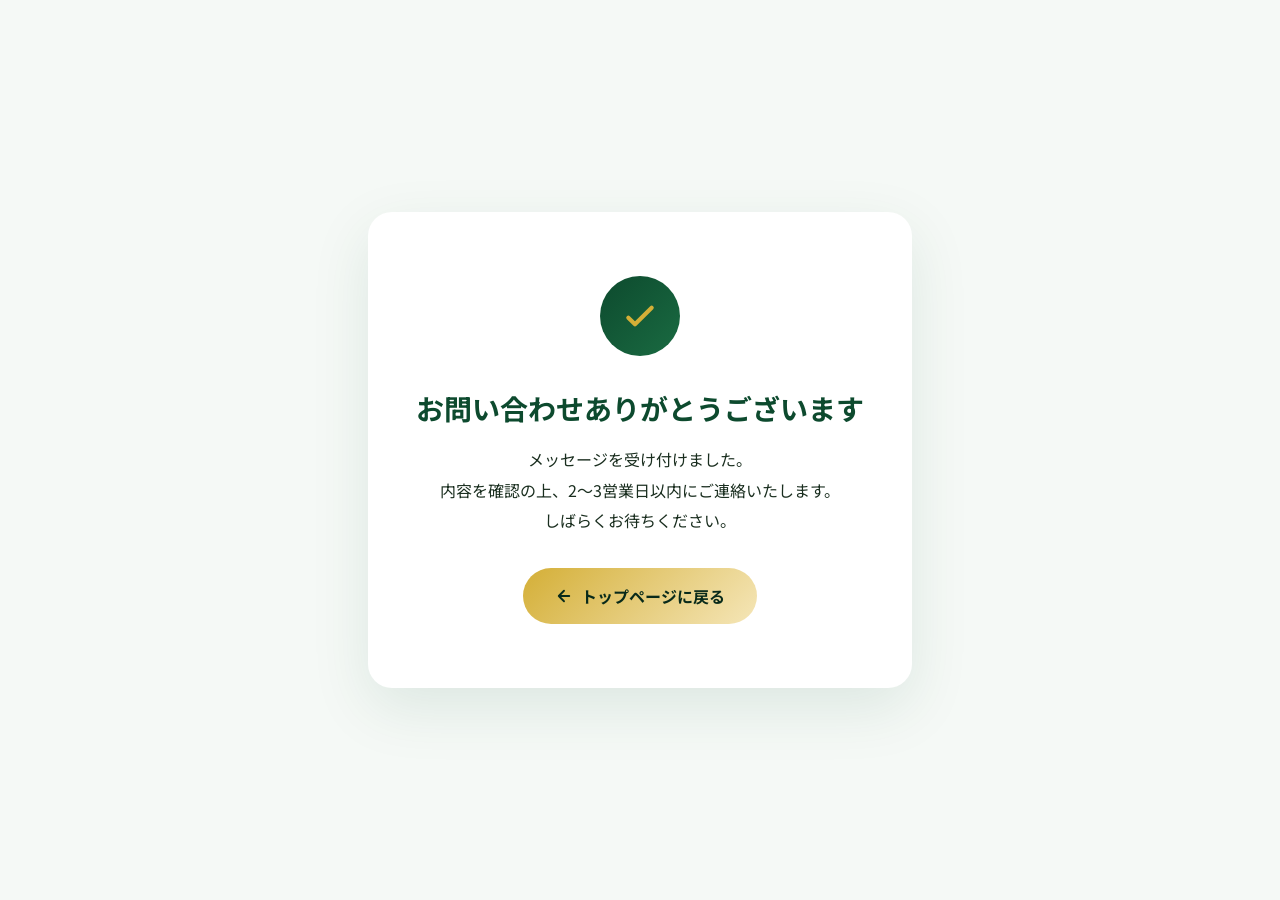
<file: thanks.html>
<!DOCTYPE html>
<html lang="ja">
<head>
  <meta charset="UTF-8">
  <meta name="viewport" content="width=device-width, initial-scale=1.0">
  <title>送信完了｜Consulting Office YAMADA</title>
  <link rel="preconnect" href="https://fonts.googleapis.com">
  <link rel="preconnect" href="https://fonts.gstatic.com" crossorigin>
  <link href="https://fonts.googleapis.com/css2?family=Noto+Sans+JP:wght@300;400;500;700;900&family=Playfair+Display:wght@500;600;700&display=swap" rel="stylesheet">
  <style>
    :root {
      --color-primary: #0d4a2e;
      --color-primary-dark: #082a1a;
      --color-accent: #d4af37;
      --color-text: #1a2e1f;
      --color-bg: #f5f9f6;
      --color-white: #ffffff;
      --font-display: 'Playfair Display', serif;
      --font-body: 'Noto Sans JP', sans-serif;
    }
    * {
      margin: 0;
      padding: 0;
      box-sizing: border-box;
    }
    body {
      font-family: var(--font-body);
      background: var(--color-bg);
      min-height: 100vh;
      display: flex;
      flex-direction: column;
      align-items: center;
      justify-content: center;
      padding: 2rem;
      text-align: center;
    }
    .thanks-container {
      background: var(--color-white);
      border-radius: 24px;
      padding: 4rem 3rem;
      max-width: 600px;
      box-shadow: 0 20px 60px rgba(13, 74, 46, 0.1);
    }
    .thanks-icon {
      width: 80px;
      height: 80px;
      background: linear-gradient(135deg, var(--color-primary) 0%, #1a6b42 100%);
      border-radius: 50%;
      display: flex;
      align-items: center;
      justify-content: center;
      margin: 0 auto 2rem;
    }
    .thanks-icon svg {
      width: 40px;
      height: 40px;
      stroke: var(--color-accent);
      stroke-width: 2.5;
      fill: none;
    }
    h1 {
      font-size: 1.75rem;
      font-weight: 700;
      color: var(--color-primary);
      margin-bottom: 1rem;
    }
    p {
      font-size: 1rem;
      color: var(--color-text);
      line-height: 1.9;
      margin-bottom: 2rem;
    }
    .back-link {
      display: inline-flex;
      align-items: center;
      gap: 0.5rem;
      background: linear-gradient(135deg, var(--color-accent) 0%, #f5e6b8 100%);
      color: var(--color-primary-dark);
      padding: 1rem 2rem;
      border-radius: 100px;
      text-decoration: none;
      font-weight: 700;
      transition: all 0.3s ease;
    }
    .back-link:hover {
      transform: translateY(-2px);
      box-shadow: 0 8px 25px rgba(212, 175, 55, 0.4);
    }
    .back-link svg {
      width: 18px;
      height: 18px;
      stroke: currentColor;
      stroke-width: 2.5;
      fill: none;
    }
  </style>
</head>
<body>
  <div class="thanks-container">
    <div class="thanks-icon">
      <svg viewBox="0 0 24 24" xmlns="http://www.w3.org/2000/svg">
        <path d="M5 13l4 4L19 7" stroke-linecap="round" stroke-linejoin="round"/>
      </svg>
    </div>
    <h1>お問い合わせありがとうございます</h1>
    <p>
      メッセージを受け付けました。<br>
      内容を確認の上、2〜3営業日以内にご連絡いたします。<br>
      しばらくお待ちください。
    </p>
    <a href="/" class="back-link">
      <svg viewBox="0 0 24 24" xmlns="http://www.w3.org/2000/svg">
        <path d="M19 12H5m0 0l7 7m-7-7l7-7" stroke-linecap="round" stroke-linejoin="round"/>
      </svg>
      トップページに戻る
    </a>
  </div>
</body>
</html>
</file>
